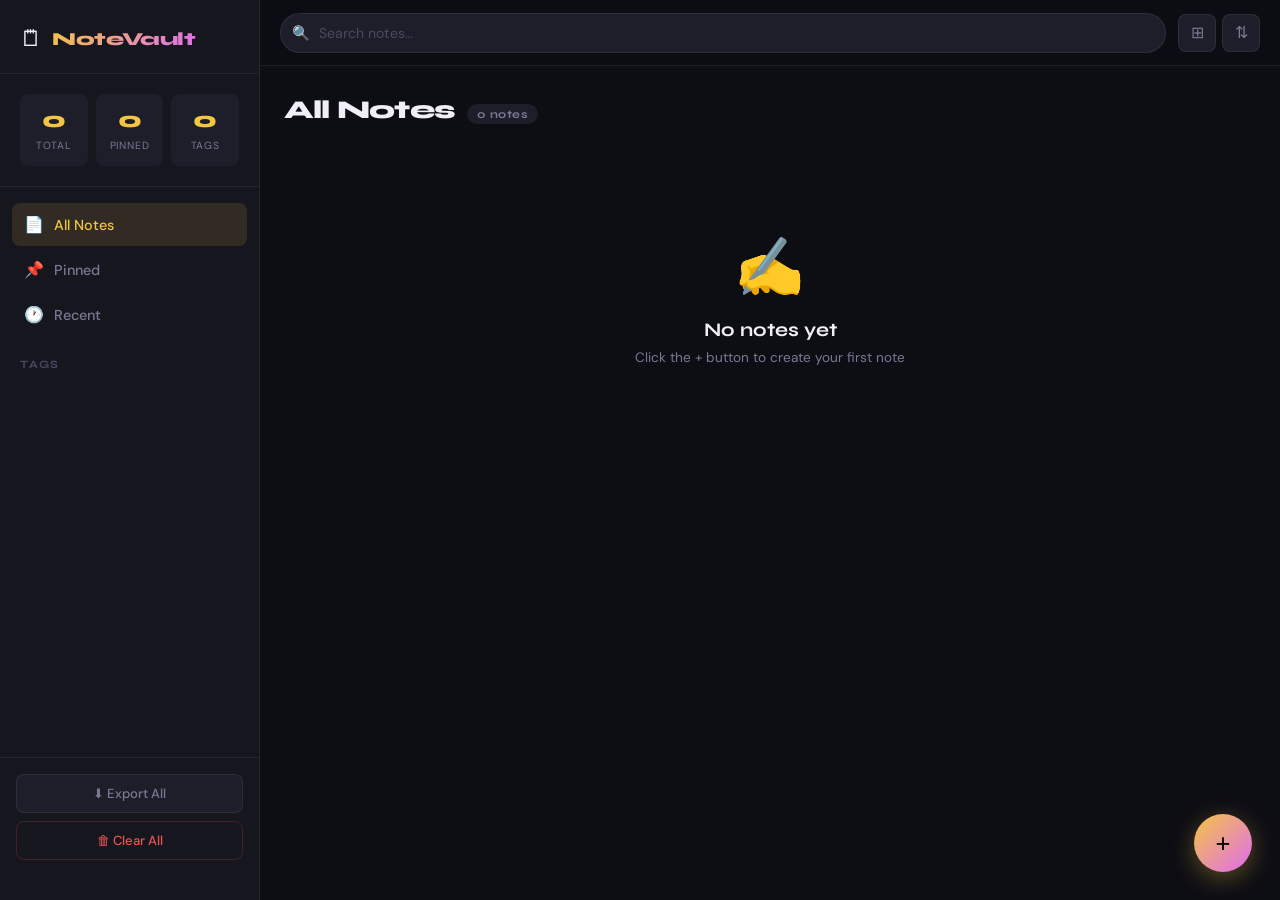
<file: index.html>
<!DOCTYPE html>
<html lang="en">
<head>
  <meta charset="UTF-8" />
  <meta name="viewport" content="width=device-width, initial-scale=1.0" />
  <meta name="theme-color" content="#1a1a2e" />
  <meta name="description" content="A professional offline-capable Notes Manager PWA" />
  <meta name="apple-mobile-web-app-capable" content="yes" />
  <meta name="apple-mobile-web-app-status-bar-style" content="black-translucent" />
  <meta name="apple-mobile-web-app-title" content="NoteVault" />

  <title>NoteVault – Smart Notes Manager</title>

  <link rel="manifest" href="manifest.json" />
  <link rel="apple-touch-icon" href="icons/icon-192.png" />
  <link rel="icon" type="image/png" sizes="192x192" href="icons/icon-192.png" />
  <link rel="preconnect" href="https://fonts.googleapis.com" />
  <link rel="preconnect" href="https://fonts.gstatic.com" crossorigin />
  <link href="https://fonts.googleapis.com/css2?family=Syne:wght@400;600;700;800&family=DM+Sans:ital,wght@0,300;0,400;0,500;1,300&display=swap" rel="stylesheet" />

  <link rel="stylesheet" href="style.css" />
</head>
<body>
  <!-- Offline Banner -->
  <div id="offline-banner" class="offline-banner hidden">
    <span>⚡ Offline Mode – Changes saved locally</span>
  </div>

  <!-- Install Prompt -->
  <div id="install-prompt" class="install-prompt hidden">
    <div class="install-content">
      <span class="install-icon">📥</span>
      <div>
        <strong>Install NoteVault</strong>
        <p>Add to home screen for the best experience</p>
      </div>
    </div>
    <div class="install-actions">
      <button id="install-btn" class="btn-install">Install</button>
      <button id="dismiss-btn" class="btn-dismiss">✕</button>
    </div>
  </div>

  <!-- Sidebar -->
  <aside class="sidebar" id="sidebar">
    <div class="sidebar-header">
      <div class="logo">
        <span class="logo-icon">🗒</span>
        <span class="logo-text">NoteVault</span>
      </div>
      <button class="sidebar-close" id="sidebar-close" aria-label="Close sidebar">✕</button>
    </div>

    <div class="sidebar-stats">
      <div class="stat">
        <span class="stat-num" id="total-count">0</span>
        <span class="stat-label">Total</span>
      </div>
      <div class="stat">
        <span class="stat-num" id="pinned-count">0</span>
        <span class="stat-label">Pinned</span>
      </div>
      <div class="stat">
        <span class="stat-num" id="tag-count">0</span>
        <span class="stat-label">Tags</span>
      </div>
    </div>

    <nav class="sidebar-nav">
      <button class="nav-item active" data-filter="all">
        <span class="nav-icon">📄</span> All Notes
      </button>
      <button class="nav-item" data-filter="pinned">
        <span class="nav-icon">📌</span> Pinned
      </button>
      <button class="nav-item" data-filter="recent">
        <span class="nav-icon">🕐</span> Recent
      </button>
    </nav>

    <div class="sidebar-tags">
      <p class="tags-title">Tags</p>
      <div id="tags-list" class="tags-list"></div>
    </div>

    <div class="sidebar-footer">
      <button class="btn-export" id="export-btn">⬇ Export All</button>
      <button class="btn-clear" id="clear-btn">🗑 Clear All</button>
    </div>
  </aside>

  <!-- Overlay -->
  <div class="overlay" id="overlay"></div>

  <!-- Main -->
  <main class="main">
    <!-- Top Bar -->
    <header class="topbar">
      <button class="menu-btn" id="menu-btn" aria-label="Open menu">☰</button>
      <div class="search-wrap">
        <span class="search-icon">🔍</span>
        <input type="text" id="search-input" class="search-input" placeholder="Search notes…" autocomplete="off" />
        <button id="search-clear" class="search-clear hidden">✕</button>
      </div>
      <div class="topbar-actions">
        <button class="view-toggle" id="view-toggle" title="Toggle view">⊞</button>
        <button class="sort-btn" id="sort-btn" title="Sort notes">⇅</button>
      </div>
    </header>

    <!-- Notes Area -->
    <section class="notes-area">
      <div class="notes-header">
        <h1 class="section-title" id="section-title">All Notes</h1>
        <span class="note-count-badge" id="note-count-badge">0 notes</span>
      </div>

      <div id="notes-grid" class="notes-grid">
        <!-- notes rendered here -->
      </div>

      <div id="empty-state" class="empty-state hidden">
        <div class="empty-icon">✍️</div>
        <h2>No notes yet</h2>
        <p>Click the + button to create your first note</p>
      </div>
    </section>

    <!-- FAB -->
    <button class="fab" id="fab-btn" aria-label="New note">+</button>
  </main>

  <!-- Modal -->
  <div class="modal-overlay" id="modal-overlay">
    <div class="modal" id="modal" role="dialog" aria-modal="true" aria-labelledby="modal-title">
      <div class="modal-header">
        <input type="text" id="note-title" class="note-title-input" placeholder="Note title…" maxlength="80" />
        <div class="modal-header-actions">
          <button class="modal-pin" id="modal-pin" title="Pin note">📌</button>
          <button class="modal-close" id="modal-close" aria-label="Close">✕</button>
        </div>
      </div>

      <div class="modal-toolbar">
        <select id="note-category" class="note-category">
          <option value="">📂 Category</option>
          <option value="work">💼 Work</option>
          <option value="personal">🏠 Personal</option>
          <option value="ideas">💡 Ideas</option>
          <option value="shopping">🛒 Shopping</option>
          <option value="health">❤️ Health</option>
        </select>
        <input type="text" id="note-tags" class="note-tags-input" placeholder="🏷 Tags (comma separated)" />
        <select id="note-color" class="note-color">
          <option value="default">🎨 Color</option>
          <option value="yellow">🟡 Yellow</option>
          <option value="blue">🔵 Blue</option>
          <option value="green">🟢 Green</option>
          <option value="red">🔴 Red</option>
          <option value="purple">🟣 Purple</option>
        </select>
      </div>

      <textarea id="note-body" class="note-body-input" placeholder="Write your note here…" rows="10"></textarea>

      <div class="modal-footer">
        <span class="char-count" id="char-count">0 characters</span>
        <div class="modal-footer-btns">
          <button class="btn-cancel" id="btn-cancel">Cancel</button>
          <button class="btn-save" id="btn-save">Save Note</button>
        </div>
      </div>
    </div>
  </div>

  <!-- Delete Confirm Modal -->
  <div class="modal-overlay" id="delete-overlay">
    <div class="modal confirm-modal" role="dialog">
      <div class="confirm-icon">🗑️</div>
      <h2>Delete Note?</h2>
      <p>This action cannot be undone.</p>
      <div class="confirm-actions">
        <button class="btn-cancel" id="delete-cancel">Cancel</button>
        <button class="btn-delete-confirm" id="delete-confirm">Delete</button>
      </div>
    </div>
  </div>

  <!-- Toast -->
  <div id="toast" class="toast hidden"></div>

  <script src="app.js"></script>
</body>
</html>
</file>
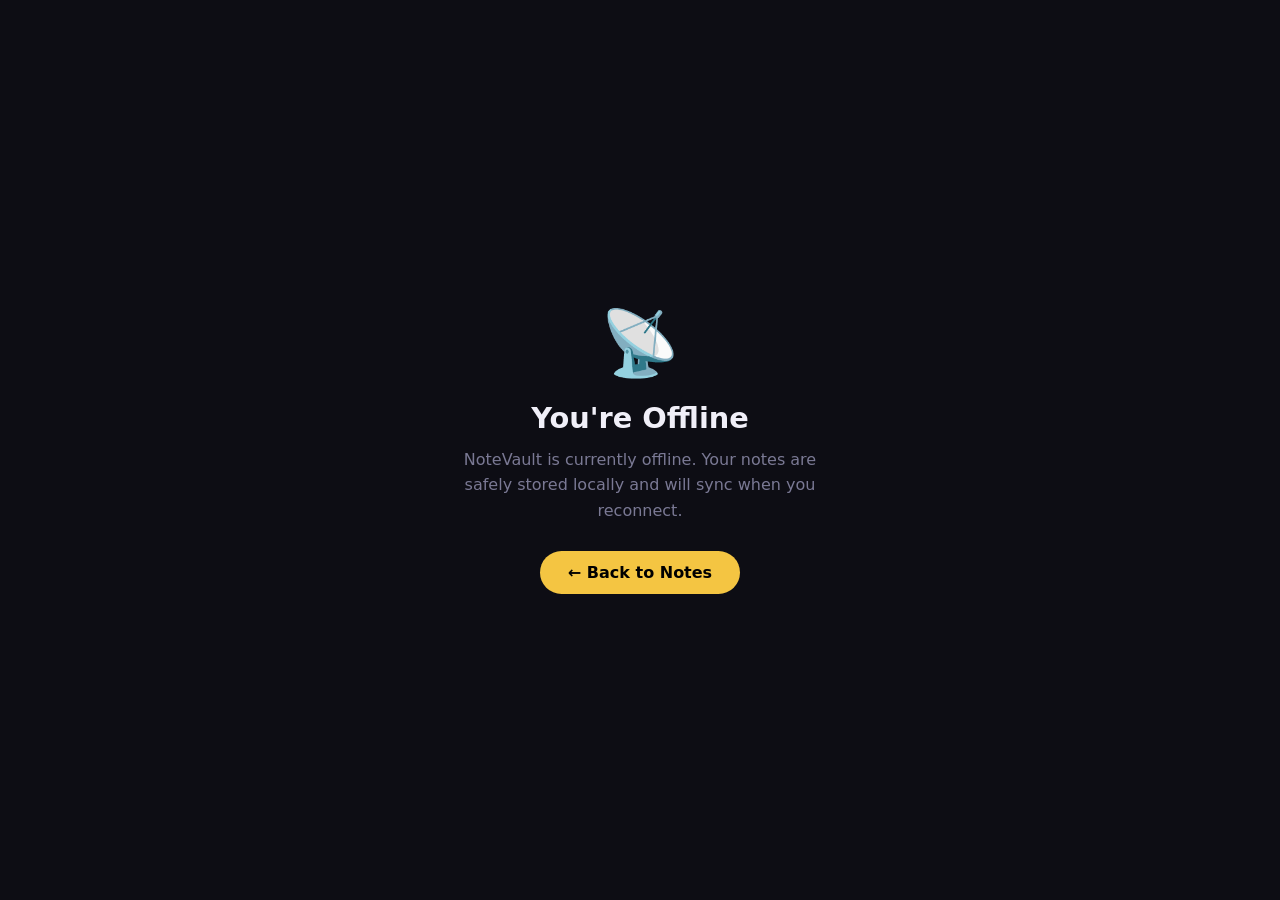
<file: offline.html>
<!DOCTYPE html>
<html lang="en">
<head>
  <meta charset="UTF-8" />
  <meta name="viewport" content="width=device-width, initial-scale=1.0" />
  <title>NoteVault – Offline</title>
  <style>
    :root { --accent: #f4c542; --bg: #0d0d14; --surface: #16161f; --text: #f0eff8; }
    * { box-sizing: border-box; margin: 0; padding: 0; }
    body {
      font-family: 'DM Sans', system-ui, sans-serif;
      background: var(--bg);
      color: var(--text);
      min-height: 100vh;
      display: flex;
      align-items: center;
      justify-content: center;
      text-align: center;
      padding: 20px;
    }
    .container { max-width: 400px; }
    .icon { font-size: 4rem; margin-bottom: 20px; }
    h1 { font-size: 1.8rem; margin-bottom: 12px; font-weight: 700; }
    p { color: #7a7994; line-height: 1.6; margin-bottom: 28px; }
    a {
      display: inline-block;
      background: var(--accent);
      color: #000;
      padding: 12px 28px;
      border-radius: 99px;
      font-weight: 700;
      text-decoration: none;
      transition: opacity 0.2s;
    }
    a:hover { opacity: 0.85; }
  </style>
</head>
<body>
  <div class="container">
    <div class="icon">📡</div>
    <h1>You're Offline</h1>
    <p>NoteVault is currently offline. Your notes are safely stored locally and will sync when you reconnect.</p>
    <a href="./index.html">← Back to Notes</a>
  </div>
</body>
</html>
</file>
<file: style.css>
/* ============================================
   NoteVault PWA – Stylesheet
   Aesthetic: Dark editorial + warm accent
   ============================================ */

:root {
  --bg: #0d0d14;
  --surface: #16161f;
  --surface-2: #1e1e2a;
  --surface-3: #252533;
  --border: rgba(255,255,255,0.07);
  --border-hover: rgba(255,255,255,0.15);
  --text: #f0eff8;
  --text-muted: #7a7994;
  --text-dim: #4a4963;
  --accent: #f4c542;
  --accent-dim: rgba(244,197,66,0.12);
  --accent-2: #e06cf0;
  --danger: #f05252;
  --success: #4ade80;
  --radius: 14px;
  --radius-sm: 8px;
  --radius-lg: 20px;
  --shadow: 0 8px 32px rgba(0,0,0,0.4);
  --shadow-sm: 0 2px 12px rgba(0,0,0,0.3);
  --font-display: 'Syne', sans-serif;
  --font-body: 'DM Sans', sans-serif;
  --sidebar-w: 260px;
  --topbar-h: 66px;
  --transition: 0.2s cubic-bezier(0.4,0,0.2,1);
}

/* Note colors */
.note-yellow { --note-accent: #f4c542; --note-tint: rgba(244,197,66,0.08); }
.note-blue   { --note-accent: #60a5fa; --note-tint: rgba(96,165,250,0.08); }
.note-green  { --note-accent: #4ade80; --note-tint: rgba(74,222,128,0.08); }
.note-red    { --note-accent: #f87171; --note-tint: rgba(248,113,113,0.08); }
.note-purple { --note-accent: #c084fc; --note-tint: rgba(192,132,252,0.08); }

/* Reset */
*, *::before, *::after { box-sizing: border-box; margin: 0; padding: 0; }
html { font-size: 16px; scroll-behavior: smooth; }
body {
  font-family: var(--font-body);
  background: var(--bg);
  color: var(--text);
  min-height: 100vh;
  overflow-x: hidden;
}

/* Scrollbar */
::-webkit-scrollbar { width: 5px; }
::-webkit-scrollbar-track { background: var(--surface); }
::-webkit-scrollbar-thumb { background: var(--surface-3); border-radius: 99px; }
::-webkit-scrollbar-thumb:hover { background: var(--text-dim); }

/* Selection */
::selection { background: var(--accent); color: #000; }

/* ── Offline Banner ── */
.offline-banner {
  position: fixed;
  top: 0; left: 0; right: 0;
  z-index: 9999;
  background: linear-gradient(90deg, #f4c542, #e06cf0);
  color: #000;
  text-align: center;
  padding: 8px 16px;
  font-family: var(--font-display);
  font-size: 0.8rem;
  font-weight: 700;
  letter-spacing: 0.05em;
  transition: transform var(--transition);
}
.offline-banner.hidden { display: none; }

/* ── Install Prompt ── */
.install-prompt {
  position: fixed;
  bottom: 100px;
  left: 50%;
  transform: translateX(-50%);
  z-index: 999;
  background: var(--surface-2);
  border: 1px solid var(--border-hover);
  border-radius: var(--radius-lg);
  padding: 14px 18px;
  display: flex;
  align-items: center;
  gap: 14px;
  box-shadow: var(--shadow);
  min-width: 300px;
  max-width: 90vw;
  animation: slideUp 0.4s cubic-bezier(0.34,1.56,0.64,1) both;
}
.install-prompt.hidden { display: none; }
.install-content { display: flex; align-items: center; gap: 12px; flex: 1; }
.install-icon { font-size: 1.6rem; }
.install-content strong { font-family: var(--font-display); font-size: 0.9rem; }
.install-content p { font-size: 0.75rem; color: var(--text-muted); margin-top: 2px; }
.install-actions { display: flex; gap: 8px; align-items: center; }
.btn-install {
  background: var(--accent);
  color: #000;
  border: none;
  border-radius: var(--radius-sm);
  padding: 8px 16px;
  font-family: var(--font-display);
  font-weight: 700;
  font-size: 0.8rem;
  cursor: pointer;
  transition: opacity var(--transition);
}
.btn-install:hover { opacity: 0.85; }
.btn-dismiss {
  background: transparent;
  border: 1px solid var(--border);
  color: var(--text-muted);
  border-radius: 50%;
  width: 30px; height: 30px;
  cursor: pointer;
  font-size: 0.7rem;
  transition: all var(--transition);
}
.btn-dismiss:hover { border-color: var(--border-hover); color: var(--text); }

/* ── Sidebar ── */
.sidebar {
  position: fixed;
  top: 0; left: 0; bottom: 0;
  width: var(--sidebar-w);
  background: var(--surface);
  border-right: 1px solid var(--border);
  z-index: 200;
  display: flex;
  flex-direction: column;
  padding: 24px 0;
  transform: translateX(0);
  transition: transform 0.3s cubic-bezier(0.4,0,0.2,1);
}

.sidebar-header {
  display: flex;
  align-items: center;
  justify-content: space-between;
  padding: 0 20px 20px;
  border-bottom: 1px solid var(--border);
  margin-bottom: 20px;
}
.logo { display: flex; align-items: center; gap: 10px; }
.logo-icon { font-size: 1.4rem; }
.logo-text {
  font-family: var(--font-display);
  font-weight: 800;
  font-size: 1.15rem;
  letter-spacing: -0.02em;
  background: linear-gradient(135deg, var(--accent), var(--accent-2));
  -webkit-background-clip: text;
  -webkit-text-fill-color: transparent;
  background-clip: text;
}
.sidebar-close {
  display: none;
  background: none;
  border: none;
  color: var(--text-muted);
  font-size: 1rem;
  cursor: pointer;
  padding: 4px;
}

.sidebar-stats {
  display: flex;
  gap: 0;
  padding: 0 16px 20px;
  border-bottom: 1px solid var(--border);
  margin-bottom: 16px;
}
.stat {
  flex: 1;
  text-align: center;
  padding: 12px 8px;
  background: var(--surface-2);
  border-radius: var(--radius-sm);
  margin: 0 4px;
}
.stat-num {
  display: block;
  font-family: var(--font-display);
  font-weight: 800;
  font-size: 1.4rem;
  color: var(--accent);
}
.stat-label {
  font-size: 0.65rem;
  color: var(--text-muted);
  text-transform: uppercase;
  letter-spacing: 0.08em;
}

.sidebar-nav { padding: 0 12px; }
.nav-item {
  display: flex;
  align-items: center;
  gap: 10px;
  width: 100%;
  background: none;
  border: none;
  color: var(--text-muted);
  font-family: var(--font-body);
  font-size: 0.9rem;
  font-weight: 500;
  padding: 11px 12px;
  border-radius: var(--radius-sm);
  cursor: pointer;
  transition: all var(--transition);
  text-align: left;
  margin-bottom: 2px;
}
.nav-item:hover { background: var(--surface-2); color: var(--text); }
.nav-item.active {
  background: var(--accent-dim);
  color: var(--accent);
}
.nav-icon { font-size: 1rem; }

.sidebar-tags {
  flex: 1;
  padding: 20px 16px 0;
  overflow-y: auto;
}
.tags-title {
  font-size: 0.7rem;
  text-transform: uppercase;
  letter-spacing: 0.1em;
  color: var(--text-dim);
  font-family: var(--font-display);
  font-weight: 700;
  margin-bottom: 10px;
  padding: 0 4px;
}
.tags-list { display: flex; flex-wrap: wrap; gap: 6px; }
.tag-chip {
  background: var(--surface-2);
  border: 1px solid var(--border);
  color: var(--text-muted);
  font-size: 0.72rem;
  padding: 4px 10px;
  border-radius: 99px;
  cursor: pointer;
  transition: all var(--transition);
  font-family: var(--font-body);
}
.tag-chip:hover, .tag-chip.active {
  background: var(--accent-dim);
  border-color: var(--accent);
  color: var(--accent);
}

.sidebar-footer {
  padding: 16px;
  border-top: 1px solid var(--border);
  display: flex;
  flex-direction: column;
  gap: 8px;
}
.btn-export, .btn-clear {
  width: 100%;
  padding: 10px;
  border-radius: var(--radius-sm);
  font-family: var(--font-body);
  font-size: 0.82rem;
  font-weight: 500;
  cursor: pointer;
  transition: all var(--transition);
}
.btn-export {
  background: var(--surface-2);
  border: 1px solid var(--border);
  color: var(--text-muted);
}
.btn-export:hover { border-color: var(--accent); color: var(--accent); }
.btn-clear {
  background: transparent;
  border: 1px solid rgba(240,82,82,0.2);
  color: var(--danger);
}
.btn-clear:hover { background: rgba(240,82,82,0.1); }

/* ── Overlay ── */
.overlay {
  display: none;
  position: fixed;
  inset: 0;
  background: rgba(0,0,0,0.6);
  z-index: 100;
  backdrop-filter: blur(2px);
}
.overlay.show { display: block; }

/* ── Main ── */
.main {
  margin-left: var(--sidebar-w);
  min-height: 100vh;
  display: flex;
  flex-direction: column;
}

/* ── Topbar ── */
.topbar {
  position: sticky;
  top: 0;
  z-index: 50;
  height: var(--topbar-h);
  background: rgba(13,13,20,0.8);
  backdrop-filter: blur(20px);
  border-bottom: 1px solid var(--border);
  display: flex;
  align-items: center;
  gap: 12px;
  padding: 0 20px;
}
.menu-btn {
  display: none;
  background: none;
  border: none;
  color: var(--text);
  font-size: 1.3rem;
  cursor: pointer;
  padding: 6px;
  border-radius: var(--radius-sm);
}
.menu-btn:hover { background: var(--surface-2); }

.search-wrap {
  flex: 1;
  position: relative;
  display: flex;
  align-items: center;
}
.search-icon {
  position: absolute;
  left: 12px;
  font-size: 0.9rem;
  pointer-events: none;
}
.search-input {
  width: 100%;
  background: var(--surface-2);
  border: 1px solid var(--border);
  border-radius: 99px;
  padding: 10px 40px 10px 38px;
  color: var(--text);
  font-family: var(--font-body);
  font-size: 0.88rem;
  outline: none;
  transition: all var(--transition);
}
.search-input::placeholder { color: var(--text-dim); }
.search-input:focus {
  border-color: var(--accent);
  background: var(--surface-3);
  box-shadow: 0 0 0 3px var(--accent-dim);
}
.search-clear {
  position: absolute;
  right: 12px;
  background: none;
  border: none;
  color: var(--text-muted);
  cursor: pointer;
  font-size: 0.8rem;
}
.search-clear.hidden { display: none; }

.topbar-actions { display: flex; gap: 6px; }
.view-toggle, .sort-btn {
  background: var(--surface-2);
  border: 1px solid var(--border);
  color: var(--text-muted);
  border-radius: var(--radius-sm);
  width: 38px; height: 38px;
  cursor: pointer;
  font-size: 1rem;
  display: flex; align-items: center; justify-content: center;
  transition: all var(--transition);
}
.view-toggle:hover, .sort-btn:hover {
  border-color: var(--border-hover);
  color: var(--text);
}

/* ── Notes Area ── */
.notes-area {
  flex: 1;
  padding: 28px 24px;
}
.notes-header {
  display: flex;
  align-items: baseline;
  gap: 12px;
  margin-bottom: 24px;
}
.section-title {
  font-family: var(--font-display);
  font-size: 1.6rem;
  font-weight: 800;
  letter-spacing: -0.03em;
}
.note-count-badge {
  background: var(--surface-2);
  color: var(--text-muted);
  font-size: 0.72rem;
  padding: 3px 10px;
  border-radius: 99px;
  font-family: var(--font-display);
  font-weight: 700;
  letter-spacing: 0.04em;
}

/* ── Notes Grid ── */
.notes-grid {
  display: grid;
  grid-template-columns: repeat(auto-fill, minmax(260px, 1fr));
  gap: 16px;
}
.notes-grid.list-view {
  grid-template-columns: 1fr;
  max-width: 700px;
}

/* ── Note Card ── */
.note-card {
  background: var(--surface);
  border: 1px solid var(--border);
  border-radius: var(--radius);
  padding: 18px;
  cursor: pointer;
  position: relative;
  display: flex;
  flex-direction: column;
  gap: 10px;
  transition: all var(--transition);
  animation: fadeInUp 0.3s ease both;
  background-color: var(--note-tint, var(--surface));
}
.note-card::before {
  content: '';
  position: absolute;
  top: 0; left: 0; right: 0;
  height: 3px;
  background: var(--note-accent, transparent);
  border-radius: var(--radius) var(--radius) 0 0;
  opacity: 0;
  transition: opacity var(--transition);
}
.note-card:hover { border-color: var(--border-hover); transform: translateY(-2px); box-shadow: var(--shadow); }
.note-card:hover::before { opacity: 1; }

.note-card-header {
  display: flex;
  align-items: flex-start;
  justify-content: space-between;
  gap: 8px;
}
.note-card-title {
  font-family: var(--font-display);
  font-weight: 700;
  font-size: 0.95rem;
  letter-spacing: -0.01em;
  line-height: 1.3;
  flex: 1;
  word-break: break-word;
}
.note-card-pin {
  font-size: 0.8rem;
  opacity: 0.7;
  flex-shrink: 0;
}
.note-card-body {
  font-size: 0.82rem;
  color: var(--text-muted);
  line-height: 1.6;
  display: -webkit-box;
  -webkit-line-clamp: 4;
  -webkit-box-orient: vertical;
  overflow: hidden;
  white-space: pre-wrap;
  word-break: break-word;
}
.note-card-tags {
  display: flex;
  flex-wrap: wrap;
  gap: 5px;
}
.note-tag {
  font-size: 0.65rem;
  padding: 2px 8px;
  border-radius: 99px;
  background: rgba(244,197,66,0.1);
  color: var(--accent);
  font-family: var(--font-display);
  font-weight: 600;
  letter-spacing: 0.03em;
}
.note-card-footer {
  display: flex;
  align-items: center;
  justify-content: space-between;
  margin-top: auto;
}
.note-card-date {
  font-size: 0.7rem;
  color: var(--text-dim);
}
.note-card-category {
  font-size: 0.65rem;
  padding: 2px 8px;
  border-radius: 99px;
  background: var(--surface-2);
  color: var(--text-muted);
}
.note-card-actions {
  display: none;
  gap: 4px;
}
.note-card:hover .note-card-actions { display: flex; }
.note-card-actions button {
  background: var(--surface-2);
  border: 1px solid var(--border);
  color: var(--text-muted);
  border-radius: var(--radius-sm);
  width: 28px; height: 28px;
  cursor: pointer;
  font-size: 0.75rem;
  display: flex; align-items: center; justify-content: center;
  transition: all var(--transition);
}
.note-card-actions .action-pin:hover { color: var(--accent); border-color: var(--accent); }
.note-card-actions .action-edit:hover { color: #60a5fa; border-color: #60a5fa; }
.note-card-actions .action-delete:hover { color: var(--danger); border-color: var(--danger); }

/* ── Empty State ── */
.empty-state {
  text-align: center;
  padding: 80px 20px;
  color: var(--text-muted);
}
.empty-state.hidden { display: none; }
.empty-icon { font-size: 3.5rem; margin-bottom: 16px; }
.empty-state h2 {
  font-family: var(--font-display);
  font-size: 1.2rem;
  font-weight: 700;
  color: var(--text);
  margin-bottom: 8px;
}
.empty-state p { font-size: 0.85rem; }

/* ── FAB ── */
.fab {
  position: fixed;
  bottom: 28px;
  right: 28px;
  width: 58px; height: 58px;
  background: linear-gradient(135deg, var(--accent), var(--accent-2));
  color: #000;
  border: none;
  border-radius: 50%;
  font-size: 1.6rem;
  cursor: pointer;
  box-shadow: 0 6px 24px rgba(244,197,66,0.35);
  display: flex; align-items: center; justify-content: center;
  transition: all var(--transition);
  z-index: 60;
}
.fab:hover { transform: scale(1.1) rotate(90deg); box-shadow: 0 8px 32px rgba(244,197,66,0.5); }
.fab:active { transform: scale(0.95); }

/* ── Modal ── */
.modal-overlay {
  display: none;
  position: fixed;
  inset: 0;
  z-index: 300;
  background: rgba(0,0,0,0.75);
  backdrop-filter: blur(8px);
  align-items: center;
  justify-content: center;
  padding: 16px;
}
.modal-overlay.open { display: flex; }
.modal {
  background: var(--surface);
  border: 1px solid var(--border-hover);
  border-radius: var(--radius-lg);
  width: 100%;
  max-width: 620px;
  box-shadow: var(--shadow);
  animation: modalIn 0.3s cubic-bezier(0.34,1.56,0.64,1) both;
  overflow: hidden;
}

.modal-header {
  display: flex;
  align-items: center;
  padding: 20px 20px 0;
  gap: 12px;
}
.note-title-input {
  flex: 1;
  background: none;
  border: none;
  font-family: var(--font-display);
  font-size: 1.2rem;
  font-weight: 700;
  color: var(--text);
  outline: none;
  letter-spacing: -0.02em;
}
.note-title-input::placeholder { color: var(--text-dim); }
.modal-header-actions { display: flex; gap: 6px; }
.modal-pin, .modal-close {
  background: var(--surface-2);
  border: 1px solid var(--border);
  border-radius: var(--radius-sm);
  width: 34px; height: 34px;
  cursor: pointer;
  color: var(--text-muted);
  font-size: 0.85rem;
  display: flex; align-items: center; justify-content: center;
  transition: all var(--transition);
}
.modal-pin:hover { color: var(--accent); border-color: var(--accent); }
.modal-pin.pinned { background: var(--accent-dim); color: var(--accent); border-color: var(--accent); }
.modal-close:hover { color: var(--danger); border-color: var(--danger); }

.modal-toolbar {
  display: flex;
  gap: 8px;
  padding: 14px 20px;
  flex-wrap: wrap;
}
.note-category, .note-color {
  background: var(--surface-2);
  border: 1px solid var(--border);
  color: var(--text-muted);
  border-radius: var(--radius-sm);
  padding: 7px 10px;
  font-family: var(--font-body);
  font-size: 0.8rem;
  cursor: pointer;
  outline: none;
  transition: border-color var(--transition);
}
.note-category:focus, .note-color:focus { border-color: var(--accent); }
.note-tags-input {
  flex: 1;
  background: var(--surface-2);
  border: 1px solid var(--border);
  color: var(--text);
  border-radius: var(--radius-sm);
  padding: 7px 12px;
  font-family: var(--font-body);
  font-size: 0.8rem;
  outline: none;
  min-width: 150px;
  transition: border-color var(--transition);
}
.note-tags-input::placeholder { color: var(--text-dim); }
.note-tags-input:focus { border-color: var(--accent); }

.note-body-input {
  width: 100%;
  background: var(--surface-2);
  border: none;
  border-top: 1px solid var(--border);
  border-bottom: 1px solid var(--border);
  color: var(--text);
  font-family: var(--font-body);
  font-size: 0.9rem;
  line-height: 1.7;
  padding: 16px 20px;
  resize: vertical;
  min-height: 200px;
  outline: none;
  transition: background var(--transition);
}
.note-body-input::placeholder { color: var(--text-dim); }
.note-body-input:focus { background: var(--surface-3); }

.modal-footer {
  display: flex;
  align-items: center;
  justify-content: space-between;
  padding: 14px 20px;
}
.char-count { font-size: 0.72rem; color: var(--text-dim); }
.modal-footer-btns { display: flex; gap: 8px; }
.btn-cancel {
  background: var(--surface-2);
  border: 1px solid var(--border);
  color: var(--text-muted);
  border-radius: var(--radius-sm);
  padding: 9px 20px;
  font-family: var(--font-body);
  font-size: 0.85rem;
  cursor: pointer;
  transition: all var(--transition);
}
.btn-cancel:hover { border-color: var(--border-hover); color: var(--text); }
.btn-save {
  background: linear-gradient(135deg, var(--accent), var(--accent-2));
  border: none;
  color: #000;
  border-radius: var(--radius-sm);
  padding: 9px 24px;
  font-family: var(--font-display);
  font-size: 0.85rem;
  font-weight: 700;
  cursor: pointer;
  transition: opacity var(--transition);
  letter-spacing: 0.02em;
}
.btn-save:hover { opacity: 0.85; }

/* ── Confirm Modal ── */
.confirm-modal {
  max-width: 340px;
  text-align: center;
  padding: 32px 28px;
}
.confirm-icon { font-size: 2.5rem; margin-bottom: 12px; }
.confirm-modal h2 {
  font-family: var(--font-display);
  font-size: 1.1rem;
  font-weight: 800;
  margin-bottom: 8px;
}
.confirm-modal p { font-size: 0.85rem; color: var(--text-muted); margin-bottom: 24px; }
.confirm-actions { display: flex; gap: 10px; justify-content: center; }
.btn-delete-confirm {
  background: var(--danger);
  color: #fff;
  border: none;
  border-radius: var(--radius-sm);
  padding: 10px 24px;
  font-family: var(--font-display);
  font-weight: 700;
  font-size: 0.85rem;
  cursor: pointer;
  transition: opacity var(--transition);
}
.btn-delete-confirm:hover { opacity: 0.85; }

/* ── Toast ── */
.toast {
  position: fixed;
  bottom: 100px;
  left: 50%;
  transform: translateX(-50%);
  background: var(--surface-3);
  border: 1px solid var(--border-hover);
  color: var(--text);
  border-radius: 99px;
  padding: 10px 24px;
  font-size: 0.85rem;
  font-family: var(--font-body);
  font-weight: 500;
  z-index: 9999;
  box-shadow: var(--shadow);
  animation: toastIn 0.3s ease both;
}
.toast.hidden { display: none; }
.toast.success { border-color: var(--success); color: var(--success); }
.toast.error { border-color: var(--danger); color: var(--danger); }

/* ── Animations ── */
@keyframes fadeInUp {
  from { opacity: 0; transform: translateY(16px); }
  to   { opacity: 1; transform: translateY(0); }
}
@keyframes modalIn {
  from { opacity: 0; transform: scale(0.94) translateY(16px); }
  to   { opacity: 1; transform: scale(1) translateY(0); }
}
@keyframes slideUp {
  from { opacity: 0; transform: translateX(-50%) translateY(20px); }
  to   { opacity: 1; transform: translateX(-50%) translateY(0); }
}
@keyframes toastIn {
  from { opacity: 0; transform: translateX(-50%) translateY(10px); }
  to   { opacity: 1; transform: translateX(-50%) translateY(0); }
}

/* ── Responsive ── */
@media (max-width: 768px) {
  .sidebar {
    transform: translateX(-100%);
  }
  .sidebar.open { transform: translateX(0); }
  .sidebar-close { display: block; }
  .main { margin-left: 0; }
  .menu-btn { display: flex; }
  .topbar { padding: 0 14px; }
  .notes-area { padding: 20px 14px; }
  .notes-grid { grid-template-columns: 1fr; }
  .modal-toolbar { flex-direction: column; }
  .note-tags-input { min-width: unset; }
  .fab { bottom: 20px; right: 20px; width: 52px; height: 52px; }
  .note-card-actions { display: flex !important; }
}

@media (min-width: 1200px) {
  .notes-grid { grid-template-columns: repeat(auto-fill, minmax(280px, 1fr)); }
}
</file>
